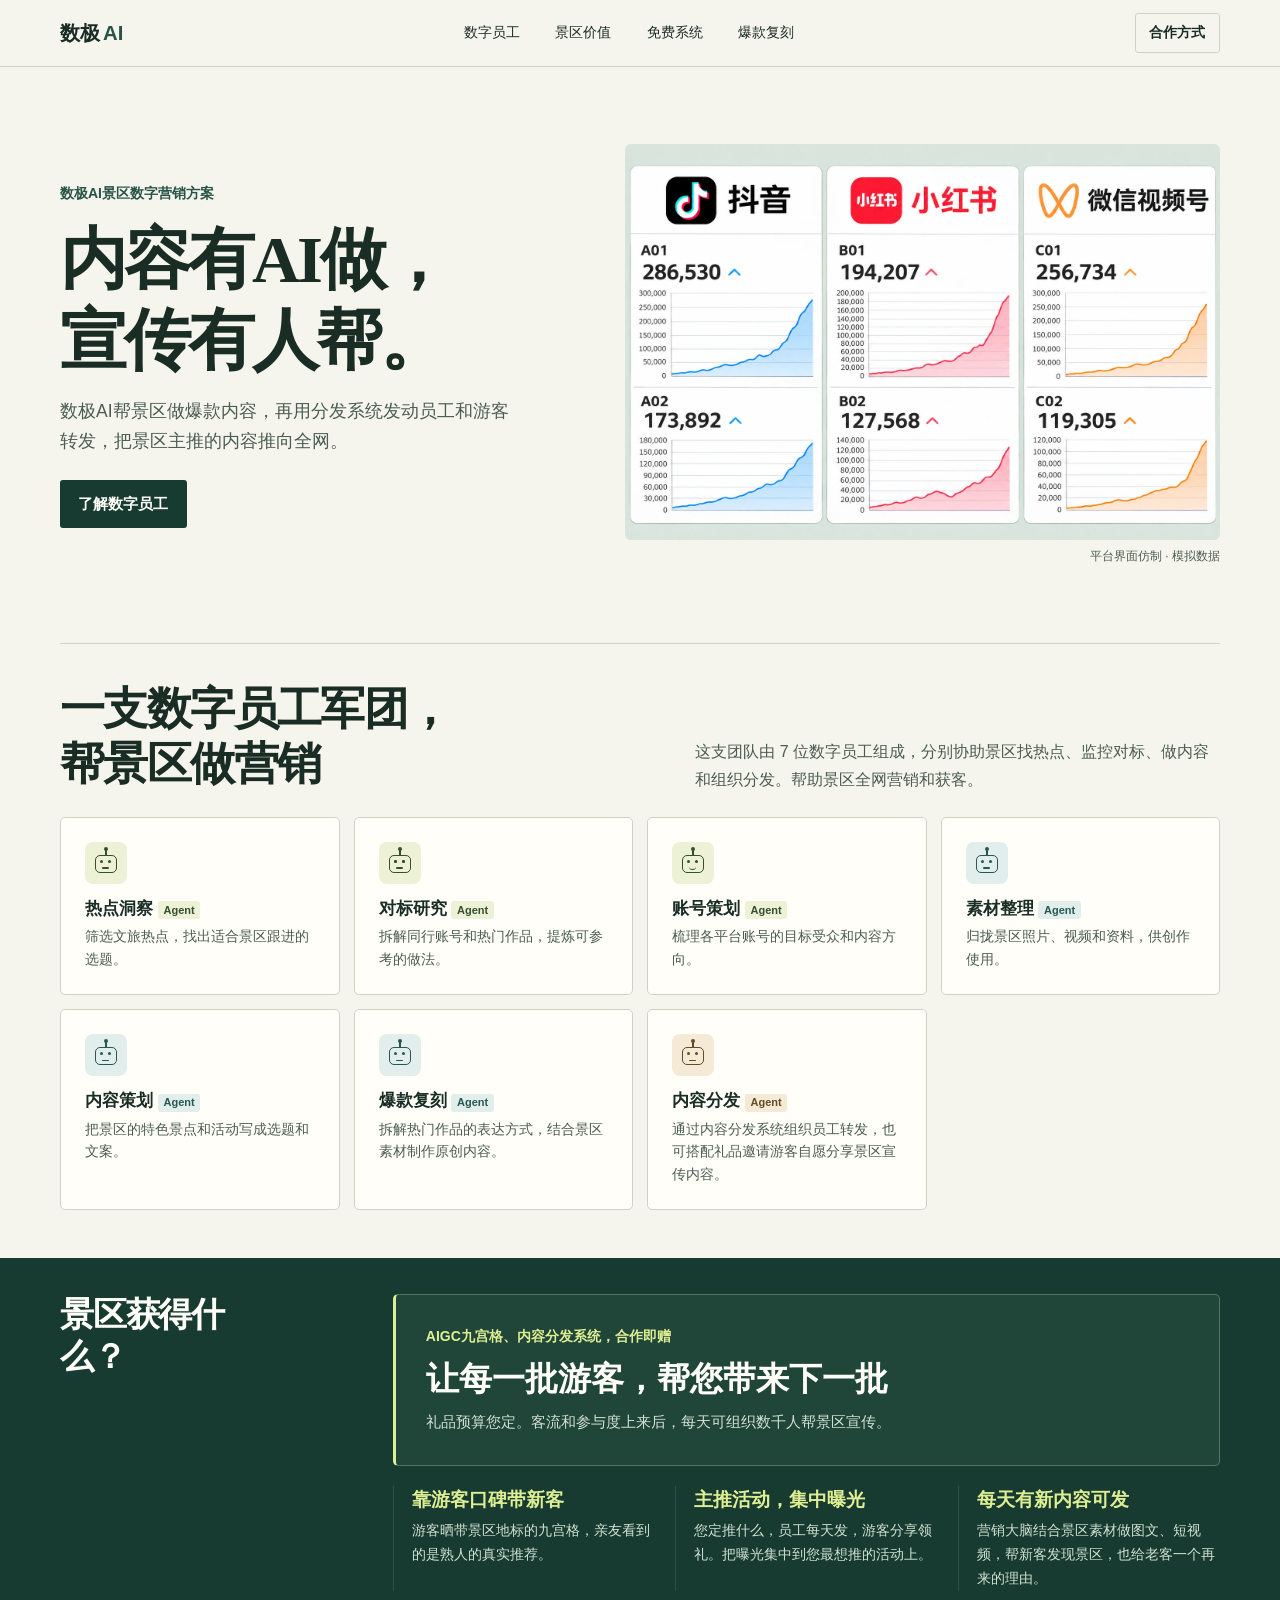
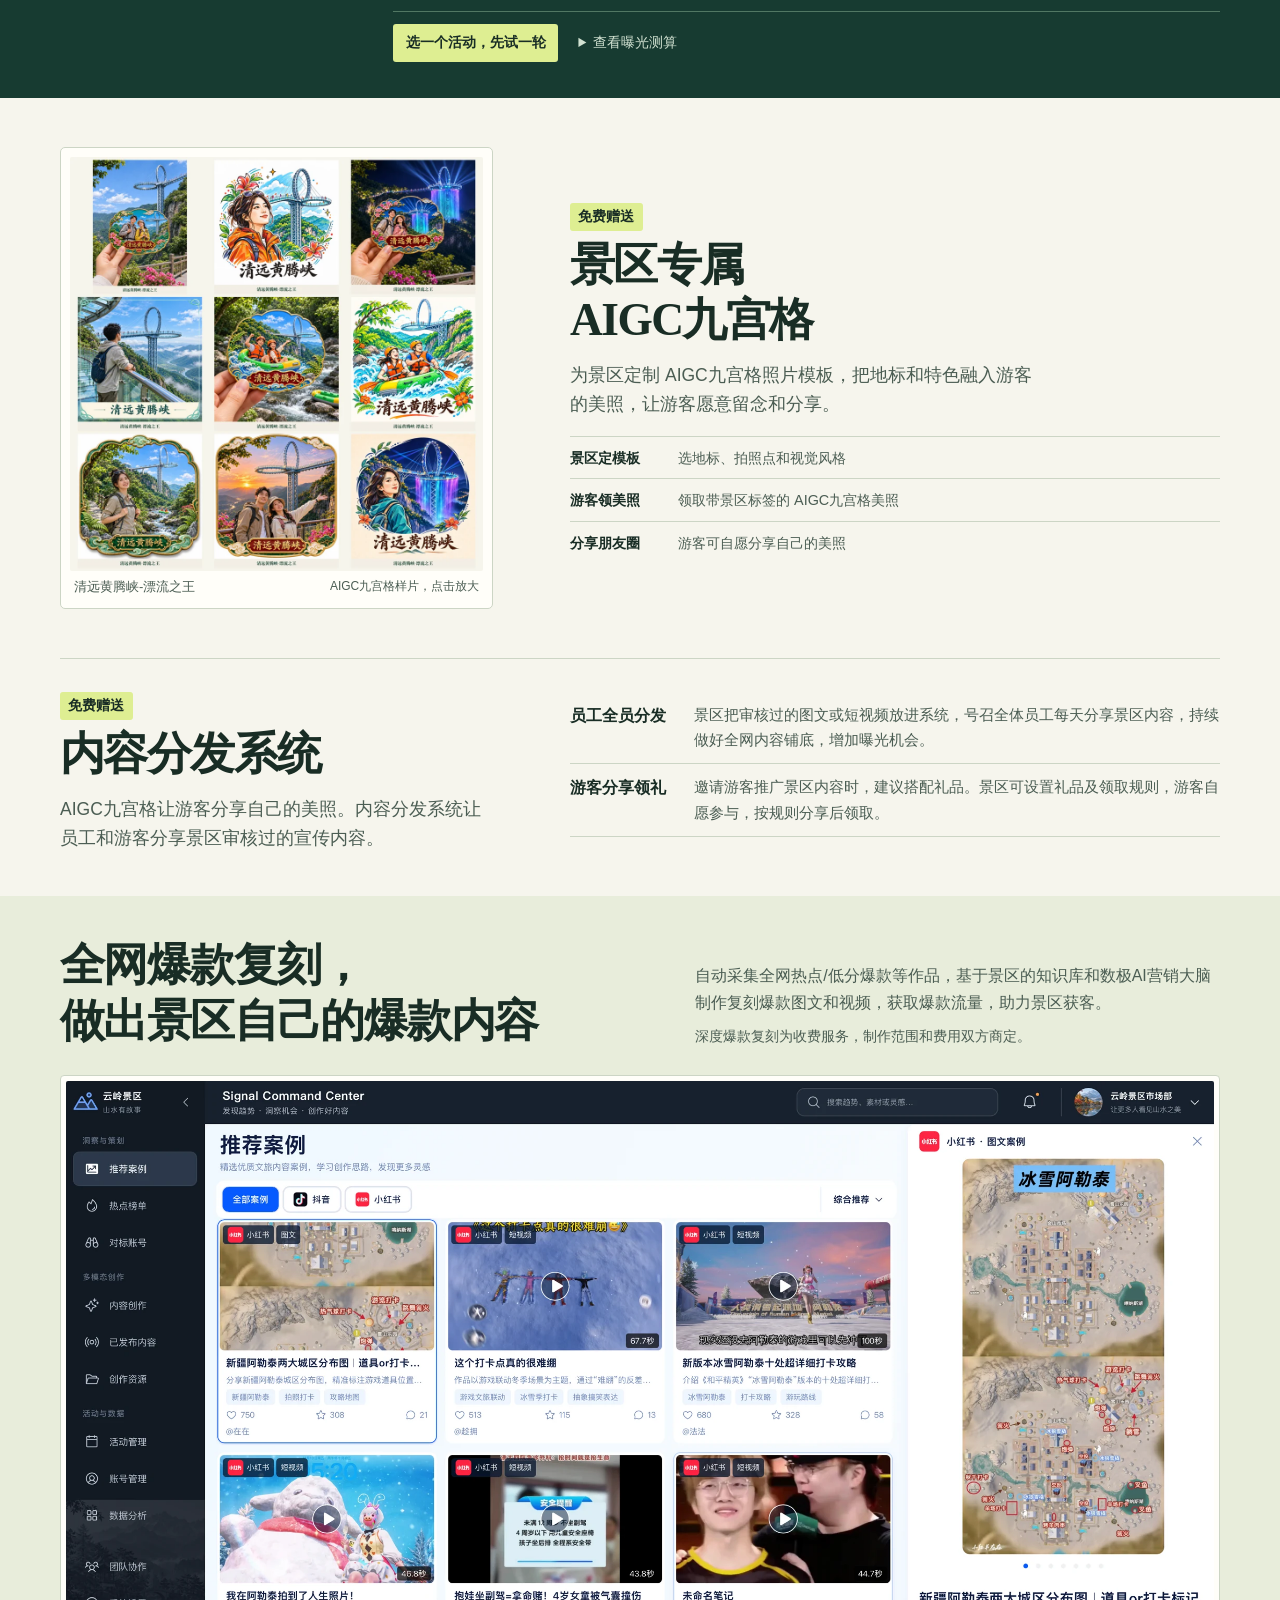
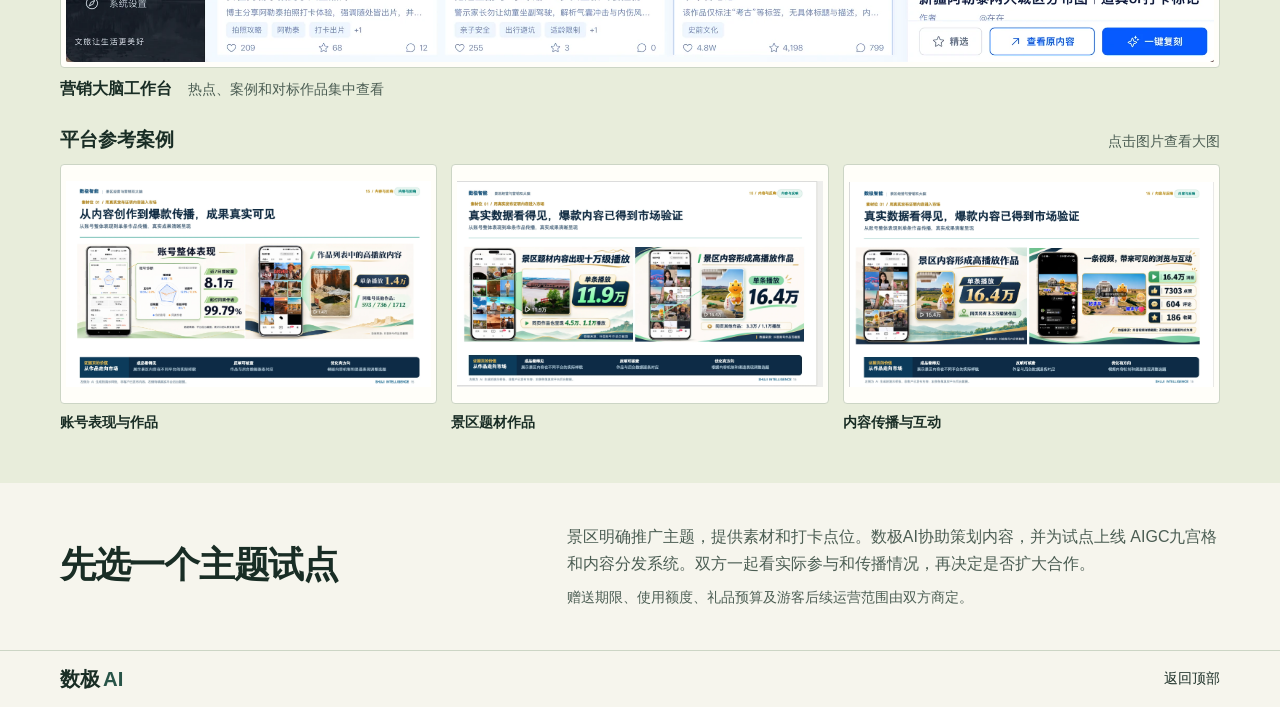
<file: scenic-marketing/index.html>
<!doctype html>
<html lang="zh-CN">
<head>
  <meta charset="utf-8">
  <meta name="viewport" content="width=device-width, initial-scale=1">
  <title>数极AI｜景区数字营销合作方案</title>
  <meta name="description" content="数极AI数字员工协助景区找热点、做内容、组织员工和游客分享，合作免费提供 AIGC九宫格和内容分发系统。">
  <link rel="stylesheet" href="styles.css?v=scenic-value">
  <script src="gallery.js" defer></script>
</head>
<body id="top">
  <a class="skip" href="#main">跳到正文</a>
  <header class="site-header">
    <div class="wrap nav">
      <a class="wordmark" href="#top">数极<span>AI</span></a>
      <nav aria-label="页面导航">
        <a href="#staff">数字员工</a>
        <a href="#value">景区价值</a>
        <a href="#gift">免费系统</a>
        <a href="#core">爆款复刻</a>
      </nav>
      <a class="nav-action" href="#pilot">合作方式</a>
    </div>
  </header>

  <main id="main">
    <section class="hero wrap" aria-labelledby="hero-title">
      <div class="hero-copy">
        <p class="hero-label">数极AI景区数字营销方案</p>
        <h1 id="hero-title">内容有AI做，<br>宣传有人帮。</h1>
        <p class="intro">数极AI帮景区做爆款内容，再用分发系统发动员工和游客转发，把景区主推的内容推向全网。</p>
        <a class="button" href="#staff">了解数字员工</a>
      </div>
      <figure class="hero-figure">
        <img src="assets/scenic-platform-analytics.webp" width="1536" height="1024" fetchpriority="high" alt="仿抖音、小红书、微信视频号的流量后台截图，展示三个平台共六个模拟账号的流量上升趋势">
        <figcaption>平台界面仿制 · 模拟数据</figcaption>
      </figure>
    </section>

    <section class="staff wrap" id="staff" aria-labelledby="staff-title">
      <div class="section-heading">
        <h2 id="staff-title">一支数字员工军团，<br>帮景区做营销</h2>
        <p>这支团队由 7 位数字员工组成，分别协助景区找热点、监控对标、做内容和组织分发。帮助景区全网营销和获客。</p>
      </div>
      <ul class="staff-grid">
        <li class="agent agent-research">
          <span class="agent-icon" aria-hidden="true"><span class="robot-face"></span></span>
          <h3>热点洞察 <span class="agent-label">Agent</span></h3>
          <p>筛选文旅热点，找出适合景区跟进的选题。</p>
        </li>
        <li class="agent agent-research">
          <span class="agent-icon" aria-hidden="true"><span class="robot-face"></span></span>
          <h3>对标研究 <span class="agent-label">Agent</span></h3>
          <p>拆解同行账号和热门作品，提炼可参考的做法。</p>
        </li>
        <li class="agent agent-research">
          <span class="agent-icon" aria-hidden="true"><span class="robot-face"></span></span>
          <h3>账号策划 <span class="agent-label">Agent</span></h3>
          <p>梳理各平台账号的目标受众和内容方向。</p>
        </li>
        <li class="agent agent-creation">
          <span class="agent-icon" aria-hidden="true"><span class="robot-face"></span></span>
          <h3>素材整理 <span class="agent-label">Agent</span></h3>
          <p>归拢景区照片、视频和资料，供创作使用。</p>
        </li>
        <li class="agent agent-creation">
          <span class="agent-icon" aria-hidden="true"><span class="robot-face"></span></span>
          <h3>内容策划 <span class="agent-label">Agent</span></h3>
          <p>把景区的特色景点和活动写成选题和文案。</p>
        </li>
        <li class="agent agent-creation">
          <span class="agent-icon" aria-hidden="true"><span class="robot-face"></span></span>
          <h3>爆款复刻 <span class="agent-label">Agent</span></h3>
          <p>拆解热门作品的表达方式，结合景区素材制作原创内容。</p>
        </li>
        <li class="agent agent-distribution">
          <span class="agent-icon" aria-hidden="true"><span class="robot-face"></span></span>
          <h3>内容分发 <span class="agent-label">Agent</span></h3>
          <p>通过内容分发系统组织员工转发，也可搭配礼品邀请游客自愿分享景区宣传内容。</p>
        </li>
      </ul>
    </section>

    <section class="value" id="value" aria-labelledby="value-title">
      <div class="wrap value-grid">
        <h2 id="value-title">景区获得什么？</h2>
        <div class="value-cards">
          <article class="value-feature">
            <p class="value-kicker">AIGC九宫格、内容分发系统，合作即赠</p>
            <h3>让每一批游客，帮您带来下一批</h3>
            <p class="value-lead">礼品预算您定。客流和参与度上来后，每天可组织数千人帮景区宣传。</p>
          </article>
          <article><h3>靠游客口碑带新客</h3><p>游客晒带景区地标的九宫格，亲友看到的是熟人的真实推荐。</p></article>
          <article><h3>主推活动，集中曝光</h3><p>您定推什么，员工每天发，游客分享领礼。把曝光集中到您最想推的活动上。</p></article>
          <article><h3>每天有新内容可发</h3><p>营销大脑结合景区素材做图文、短视频，帮新客发现景区，也给老客一个再来的理由。</p></article>
          <div class="value-actions">
            <a class="value-action" href="#pilot">选一个活动，先试一轮</a>
            <details class="reach-details">
              <summary>查看曝光测算</summary>
              <table class="reach-table">
                <caption>曝光情景测算 <span>假设每位参与游客在三个平台各发 1 条，每条获 500 次曝光</span></caption>
                <thead><tr><th scope="col">发布与曝光</th><th scope="col">3,000 人/天</th><th scope="col">5,000 人/天</th></tr></thead>
                <tbody>
                  <tr><th scope="row">日发布量</th><td>9,000 条</td><td>15,000 条</td></tr>
                  <tr class="reach-daily"><th scope="row">日曝光</th><td>450 万次</td><td>750 万次</td></tr>
                  <tr><th scope="row">月曝光</th><td>1.35 亿次</td><td>2.25 亿次</td></tr>
                  <tr><th scope="row">年曝光</th><td>约 16 亿次</td><td>约 27 亿次</td></tr>
                </tbody>
              </table>
              <p class="reach-note">按每日参与人数和条均曝光不变、每月 30 天、每年 365 天测算。曝光次数未去重，实际结果取决于参与率、发布频次和平台分发。</p>
            </details>
          </div>
        </div>
      </div>
    </section>

    <section class="gift wrap" id="gift" aria-labelledby="gift-title">
      <figure class="gift-figure">
        <a class="zoom" href="assets/huangtengxia-nine.webp" data-caption="清远黄腾峡-漂流之王" aria-label="放大查看黄腾峡 AIGC九宫格样片">
          <img src="assets/huangtengxia-nine-preview.webp" width="940" height="940" loading="lazy" alt="清远黄腾峡-漂流之王，以天门悬廊、环形瀑布夜景和峡谷漂流为主题的 AIGC九宫格样片">
        </a>
        <figcaption>清远黄腾峡-漂流之王 <span>AIGC九宫格样片，点击放大</span></figcaption>
      </figure>
      <div class="gift-copy">
        <p class="offer">免费赠送</p>
        <h2 id="gift-title">景区专属<br>AIGC九宫格</h2>
        <p class="intro">为景区定制 AIGC九宫格照片模板，把地标和特色融入游客的美照，让游客愿意留念和分享。</p>
        <ol class="gift-flow">
          <li><strong>景区定模板</strong><span>选地标、拍照点和视觉风格</span></li>
          <li><strong>游客领美照</strong><span>领取带景区标签的 AIGC九宫格美照</span></li>
          <li><strong>分享朋友圈</strong><span>游客可自愿分享自己的美照</span></li>
        </ol>
      </div>
    </section>


    <section class="distribution wrap" id="distribution" aria-labelledby="distribution-title">
      <div>
        <p class="offer">免费赠送</p>
        <h2 id="distribution-title">内容分发系统</h2>
        <p class="intro">AIGC九宫格让游客分享自己的美照。内容分发系统让员工和游客分享景区审核过的宣传内容。</p>
      </div>
      <dl class="distribution-paths">
        <div>
          <dt>员工全员分发</dt>
          <dd>景区把审核过的图文或短视频放进系统，号召全体员工每天分享景区内容，持续做好全网内容铺底，增加曝光机会。</dd>
        </div>
        <div>
          <dt>游客分享领礼</dt>
          <dd>邀请游客推广景区内容时，建议搭配礼品。景区可设置礼品及领取规则，游客自愿参与，按规则分享后领取。</dd>
        </div>
      </dl>
    </section>

    <section class="core" id="core" aria-labelledby="core-title">
      <div class="wrap">
        <div class="section-heading">
          <h2 id="core-title">全网爆款复刻，<br>做出景区自己的爆款内容</h2>
          <div>
            <p>自动采集全网热点/低分爆款等作品，基于景区的知识库和数极AI营销大脑制作复刻爆款图文和视频，获取爆款流量，助力景区获客。</p>
            <p class="scope">深度爆款复刻为收费服务，制作范围和费用双方商定。</p>
          </div>
        </div>
        <figure class="workspace">
          <a class="zoom" href="assets/screen-0.webp" data-caption="营销大脑工作台" aria-label="放大查看营销大脑工作台">
            <img src="assets/screen-0.webp" width="2200" height="1114" loading="lazy" alt="数极AI营销大脑的文旅内容推荐案例工作台">
          </a>
          <figcaption><strong>营销大脑工作台</strong><span>热点、案例和对标作品集中查看</span></figcaption>
        </figure>
        <div class="case-header"><h3>平台参考案例</h3><p>点击图片查看大图</p></div>
        <div class="case-grid">
          <figure><a class="zoom" href="assets/screen-1.webp" data-caption="账号表现与作品" aria-label="放大查看账号表现与作品"><img src="assets/screen-1.webp" width="2024" height="1142" loading="lazy" alt="账号表现与作品展示"></a><figcaption>账号表现与作品</figcaption></figure>
          <figure><a class="zoom" href="assets/screen-2.webp" data-caption="景区题材作品" aria-label="放大查看景区题材作品"><img src="assets/screen-2.webp" width="2012" height="1136" loading="lazy" alt="景区题材作品展示"></a><figcaption>景区题材作品</figcaption></figure>
          <figure><a class="zoom" href="assets/screen-3.webp" data-caption="内容传播与互动" aria-label="放大查看内容传播与互动"><img src="assets/screen-3.webp" width="1998" height="1120" loading="lazy" alt="内容传播与互动展示"></a><figcaption>内容传播与互动</figcaption></figure>
        </div>
      </div>
    </section>

    <section class="pilot wrap" id="pilot" aria-labelledby="pilot-title">
      <h2 id="pilot-title">先选一个主题试点</h2>
      <div>
        <p>景区明确推广主题，提供素材和打卡点位。数极AI协助策划内容，并为试点上线 AIGC九宫格和内容分发系统。双方一起看实际参与和传播情况，再决定是否扩大合作。</p>
        <p class="scope">赠送期限、使用额度、礼品预算及游客后续运营范围由双方商定。</p>
      </div>
    </section>
  </main>
  <footer class="site-footer"><div class="wrap"><span class="wordmark">数极<span>AI</span></span><a href="#top">返回顶部</a></div></footer>
  <dialog class="lightbox" aria-labelledby="lightbox-title">
    <div class="lightbox-head"><strong id="lightbox-title"></strong><button type="button">关闭</button></div>
    <img alt="">
  </dialog>
</body>
</html>
</file>
<file: scenic-marketing/styles.css>
:root {
  color-scheme: light;
  --paper: #f6f5ed;
  --white: #fffef9;
  --ink: #192d25;
  --soft-ink: #4b5d53;
  --pine: #173b31;
  --fern: #285448;
  --lime: #deee92;
  --pale: #e8eddb;
  --outline: #ccd5c5;
  --inverse: #d2e2d2;
  --scrim: #101d17cc;
  --agent-research-bg: #edf2d7;
  --agent-research-ink: #354f30;
  --agent-creation-bg: #e1eeec;
  --agent-creation-ink: #275951;
  --agent-distribution-bg: #f4ead6;
  --agent-distribution-ink: #654d27;
  --sans: "PingFang SC", "Noto Sans CJK SC", "Microsoft YaHei", sans-serif;
  --serif: "Songti SC", "Noto Serif CJK SC", "SimSun", serif;
}

*, *::before, *::after { box-sizing: border-box; }
html { scroll-behavior: smooth; }
body {
  margin: 0;
  background: var(--paper);
  color: var(--ink);
  font: 400 1rem/1.7 var(--sans);
}
:focus-visible { outline: 3px solid var(--fern); outline-offset: 4px; }
a { color: inherit; text-decoration: none; }
h1, h2, h3, p, figure, dl, dd { margin: 0; }
img { display: block; max-width: 100%; }
section[id] { scroll-margin-top: 20px; }
.wrap { width: min(1160px, calc(100% - 80px)); margin-inline: auto; }
.skip { position: absolute; z-index: 5; top: .75rem; left: .75rem; padding: .6rem 1rem; background: var(--lime); }
.skip:not(:focus) { clip-path: inset(50%); }

.site-header { border-bottom: 1px solid var(--outline); }
.nav { min-height: 66px; display: flex; align-items: center; justify-content: space-between; gap: 24px; }
.wordmark { font-size: 1.27rem; font-weight: 850; white-space: nowrap; line-height: 1.2; }
.wordmark span { color: var(--fern); margin-left: .15em; }
.nav nav { display: flex; gap: clamp(.65rem, 3vw, 2.2rem); font-size: .875rem; }
.nav nav a:hover, .site-footer a:hover { text-decoration: underline; text-underline-offset: .25rem; }
.nav-action { padding: .42rem .85rem; border: 1px solid var(--outline); border-radius: 3px; font-size: .875rem; font-weight: 650; white-space: nowrap; }
.nav-action:hover { border-color: var(--fern); }

.hero {
  display: grid;
  grid-template-columns: minmax(0, .97fr) minmax(0, 1.15fr);
  align-items: center;
  gap: clamp(30px, 5vw, 80px);
  padding-block: clamp(36px, 6vw, 80px);
}
.hero-label { font-size: .875rem; font-weight: 650; color: var(--fern); }
h1, h2 { font-family: var(--serif); font-weight: 800; line-height: 1.22; overflow-wrap: break-word; }
h1 { font-size: clamp(2.75rem, 5.2vw, 5.1rem); margin: .8rem 0 1rem; letter-spacing: -.045em; }
h2 { font-size: clamp(2rem, 3.55vw, 3.1rem); letter-spacing: -.035em; }
h3 { font-size: 1.18rem; font-weight: 760; line-height: 1.45; }
.intro { max-width: 29rem; color: var(--soft-ink); font-size: clamp(1rem, 1.45vw, 1.095rem); }
.button {
  display: inline-block;
  margin-top: 1.45rem;
  padding: .7rem 1.15rem;
  background: var(--pine);
  color: var(--white);
  font-size: .9375rem;
  font-weight: 700;
  border-radius: 3px;
}
.button:hover { background: var(--fern); }
.hero-figure img { width: 100%; height: auto; border-radius: 6px; background: var(--pale); }
.hero-figure figcaption {
  margin-top: .35rem;
  color: var(--soft-ink);
  text-align: right;
  font-size: .75rem;
}

.staff { padding: 38px 0 48px; border-top: 1px solid var(--outline); }
.section-heading { display: grid; grid-template-columns: minmax(0, 1fr) minmax(0, .87fr); gap: 32px; align-items: end; }
.section-heading p, .pilot p { color: var(--soft-ink); }
.staff-grid {
  display: grid;
  grid-template-columns: repeat(4, minmax(0, 1fr));
  gap: 14px;
  list-style: none;
  margin: 24px 0 0;
  padding: 0;
}
.agent {
  min-width: 0;
  padding: clamp(15px, 2.2vw, 24px);
  background: var(--white);
  border: 1px solid var(--outline);
  border-radius: 5px;
}
.agent-research {
  --agent-tile: var(--agent-research-bg);
  --agent-ink: var(--agent-research-ink);
}
.agent-creation {
  --agent-tile: var(--agent-creation-bg);
  --agent-ink: var(--agent-creation-ink);
}
.agent-distribution {
  --agent-tile: var(--agent-distribution-bg);
  --agent-ink: var(--agent-distribution-ink);
}
.agent > .agent-icon { margin-bottom: .8rem; }
.agent h3 { margin-bottom: .32rem; font-size: 1.0625rem; line-height: 1.4; }
.agent p { color: var(--soft-ink); font-size: .875rem; line-height: 1.6; }
.agent-label {
  display: inline-block;
  padding: .08rem .36rem;
  color: var(--agent-ink);
  background: var(--agent-tile);
  border-radius: 3px;
  font-size: .6875rem;
  font-weight: 650;
}
.agent-icon {
  position: relative;
  display: block;
  width: 42px;
  height: 42px;
  color: var(--agent-ink);
  background: var(--agent-tile);
  border-radius: 8px;
}
.agent-icon::before, .agent-icon::after,
.robot-face::before, .robot-face::after { position: absolute; content: ""; }
.agent-icon::before {
  top: 7px;
  left: 20px;
  width: 2px;
  height: 7px;
  background: currentColor;
}
.agent-icon::after {
  top: 5px;
  left: 19px;
  width: 4px;
  height: 4px;
  border-radius: 50%;
  background: currentColor;
}
.robot-face {
  position: absolute;
  top: 13px;
  left: 10px;
  width: 22px;
  height: 18px;
  border: 1.5px solid currentColor;
  border-radius: 5px;
}
.robot-face::before {
  top: 4px;
  left: 4px;
  width: 3px;
  height: 3px;
  border-radius: 50%;
  background: currentColor;
  box-shadow: 8px 0 currentColor;
}
.robot-face::after {
  left: 6px;
  bottom: 3px;
  width: 7px;
  height: 1.5px;
  border-radius: 2px;
  background: currentColor;
}
.agent:nth-child(2) .robot-face::before { border-radius: 1px; }
.agent:nth-child(3) .robot-face::after {
  bottom: 2px;
  height: 4px;
  border-bottom: 1.5px solid currentColor;
  border-radius: 0 0 5px 5px;
  background: transparent;
}

.value { background: var(--pine); color: var(--white); padding: 36px 0; }
.value-grid { display: grid; grid-template-columns: minmax(0, .65fr) minmax(0, 2fr); gap: clamp(24px, 5vw, 64px); align-items: start; }
.value-cards { display: grid; grid-template-columns: repeat(3, minmax(0, 1fr)); gap: 20px; }
.value h2 { font-size: clamp(1.8rem, 2.65vw, 2.6rem); max-width: 6em; }
.value article { border-left: 1px solid var(--fern); padding-left: 18px; }
.value h3 { color: var(--lime); margin-bottom: .35rem; }
.value p { color: var(--inverse); font-size: .875rem; }
.value .value-feature {
  grid-column: 1 / -1;
  padding: clamp(16px, 2.65vw, 30px);
  border: 1px solid #517763;
  border-left: 3px solid var(--lime);
  border-radius: 5px;
  background: #20463a;
}
.value-feature .value-kicker { color: var(--lime); font-weight: 700; margin-bottom: .4rem; }
.value-feature h3 { color: var(--white); font-size: clamp(1.3rem, 2.9vw, 2.075rem); }
.value-feature .value-lead { font-size: .96rem; max-width: 44rem; }
.reach-table { width: 100%; margin-top: 1rem; border-collapse: collapse; font-size: .875rem; font-variant-numeric: tabular-nums; }
.reach-table caption { color: var(--white); text-align: left; font-weight: 700; padding-bottom: .5rem; }
.reach-table caption span { display: block; font-size: .8125rem; font-weight: 400; color: var(--inverse); }
.reach-table th, .reach-table td { text-align: right; padding: .35rem .25rem; border-bottom: 1px solid #517763; }
.reach-table th:first-child { text-align: left; padding-left: 0; }
.reach-table th { font-weight: 650; }
.reach-table .reach-daily td { color: var(--lime); font-size: clamp(1rem, 2.5vw, 1.44rem); font-weight: 780; }
.value .reach-note { font-size: .75rem; margin-top: .6rem; }
.value-actions { grid-column: 1 / -1; display: flex; flex-wrap: wrap; align-items: baseline; gap: .6rem 1.25rem; padding-top: .8rem; border-top: 1px solid #517763; }
.value-action { padding: .45rem .8rem; border-radius: 3px; background: var(--lime); color: var(--ink); font-weight: 750; font-size: .875rem; }
.value-action:hover { background: var(--white); }
.value-actions :focus-visible { outline-color: var(--lime); }
.reach-details { min-width: 0; color: var(--inverse); font-size: .875rem; }
.reach-details[open] { flex: 1 0 100%; }
.reach-details summary { cursor: pointer; width: fit-content; }

.gift { display: grid; grid-template-columns: minmax(0, .8fr) minmax(0, 1.2fr); gap: clamp(26px, 6vw, 86px); align-items: center; padding-block: 49px; }
.gift-figure { padding: 9px; background: var(--white); border: 1px solid var(--outline); border-radius: 5px; max-width: 450px; }
.gift-figure img { width: 100%; height: auto; aspect-ratio: 1; object-fit: cover; background: var(--pale); }
.gift-figure .zoom { border: 0; padding: 0; }
.gift-figure figcaption { display: flex; flex-wrap: wrap; justify-content: space-between; gap: .15rem .75rem; padding: .35rem .25rem .05rem; color: var(--soft-ink); font-size: .8125rem; }
.gift-figure figcaption span { font-size: .75rem; }
.offer { display: inline-block; margin-bottom: .45rem; font-size: .875rem; font-weight: 720; background: var(--lime); padding: .13rem .52rem; border-radius: 3px; }
.gift .intro { margin-top: .75rem; }
.gift-flow { list-style: none; display: grid; gap: .5rem; padding: 0; margin: 1rem 0 0; }
.gift-flow li { display: grid; grid-template-columns: 6.2rem minmax(0, 1fr); gap: .55rem; border-top: 1px solid var(--outline); padding-top: .55rem; font-size: .9rem; }
.gift-flow span { color: var(--soft-ink); }

.distribution {
  display: grid;
  grid-template-columns: minmax(0, .8fr) minmax(0, 1.2fr);
  gap: clamp(26px, 6vw, 86px);
  align-items: start;
  padding-block: 32px 42px;
  border-top: 1px solid var(--outline);
}
.distribution .intro { margin-top: .75rem; }
.distribution-paths > div {
  display: grid;
  grid-template-columns: 7rem minmax(0, 1fr);
  gap: .75rem;
  padding: .65rem 0;
  border-bottom: 1px solid var(--outline);
}
.distribution-paths dt { font-weight: 720; }
.distribution-paths dd { color: var(--soft-ink); font-size: .9375rem; }

.core { padding: 42px 0 48px; background: var(--pale); }
.scope { font-size: .875rem; margin-top: .55rem; }
.workspace { margin-top: 26px; }
.zoom { display: block; background: var(--white); border: 1px solid var(--outline); padding: 5px; border-radius: 4px; cursor: zoom-in; }
.zoom:hover { border-color: var(--fern); }
.zoom img { width: 100%; height: auto; border-radius: 2px; }
.workspace figcaption { display: flex; flex-wrap: wrap; gap: .4rem 1rem; align-items: baseline; margin-top: .4rem; }
.workspace figcaption span, .case-header p { font-size: .875rem; color: var(--soft-ink); }
.case-header { margin-top: 24px; display: flex; flex-wrap: wrap; justify-content: space-between; align-items: baseline; gap: .3rem 1rem; }
.case-grid { display: grid; grid-template-columns: repeat(3, minmax(0, 1fr)); gap: 14px; margin-top: .65rem; }
.case-grid img { aspect-ratio: 16 / 10; object-fit: contain; }
.case-grid figcaption { margin-top: .4rem; font-size: .875rem; font-weight: 650; }

.pilot { display: grid; grid-template-columns: minmax(0, .85fr) minmax(0, 1.15fr); gap: 24px; align-items: center; padding-block: 40px; }
.pilot h2 { font-size: clamp(1.85rem, 2.8vw, 2.55rem); }
.site-footer { border-top: 1px solid var(--outline); }
.site-footer .wrap { display: flex; justify-content: space-between; align-items: center; padding-block: 16px; }
.site-footer a { font-size: .875rem; }
.lightbox { color: var(--ink); background: var(--white); border: 1px solid var(--outline); padding: 12px; border-radius: 6px; max-width: min(calc(100% - 24px), 1380px); max-height: 94vh; }
.lightbox::backdrop { background: var(--scrim); }
.lightbox-head { display: flex; justify-content: space-between; align-items: center; gap: 12px; margin-bottom: 8px; }
.lightbox button { font: inherit; color: var(--ink); background: var(--pale); border: 1px solid var(--outline); padding: .28rem .7rem; border-radius: 3px; cursor: pointer; }
.lightbox img { max-height: 80vh; object-fit: contain; }

@media (max-width: 850px) {
  .wrap { width: min(1160px, calc(100% - 40px)); }
  .hero { gap: 26px; }
  .staff-grid { grid-template-columns: repeat(2, minmax(0, 1fr)); }
  .value-grid { grid-template-columns: minmax(0, 1fr); gap: 16px; }
  .value h2 { max-width: none; }
}
@media (max-width: 630px) {
  .wrap { width: calc(100% - 32px); }
  .nav { padding-block: 10px; flex-wrap: wrap; gap: 8px 16px; }
  .nav nav { order: 1; width: 100%; justify-content: space-between; padding: 3px 0; }
  .nav-action { padding: .3rem .65rem; }
  .hero, .section-heading, .pilot, .gift, .distribution { grid-template-columns: minmax(0, 1fr); gap: 20px; }
  .hero { padding-block: 28px; }
  .hero h1 { font-size: clamp(2.55rem, 10vw, 3.45rem); margin-block: .45rem .75rem; }
  .staff, .gift, .distribution, .core, .pilot { padding-block: 30px; }
  .distribution-paths > div { grid-template-columns: minmax(0, 1fr); gap: .15rem; }
  .staff-grid, .value-cards { grid-template-columns: minmax(0, 1fr); }
  .staff-grid { margin-top: 16px; }
  .value { padding-block: 30px; }
  .gift-figure { grid-row: 2; max-width: 420px; }
  .case-grid { grid-template-columns: repeat(2, minmax(0, 1fr)); }
}
@media (prefers-reduced-motion: reduce) {
  html { scroll-behavior: auto; }
}
</file>
